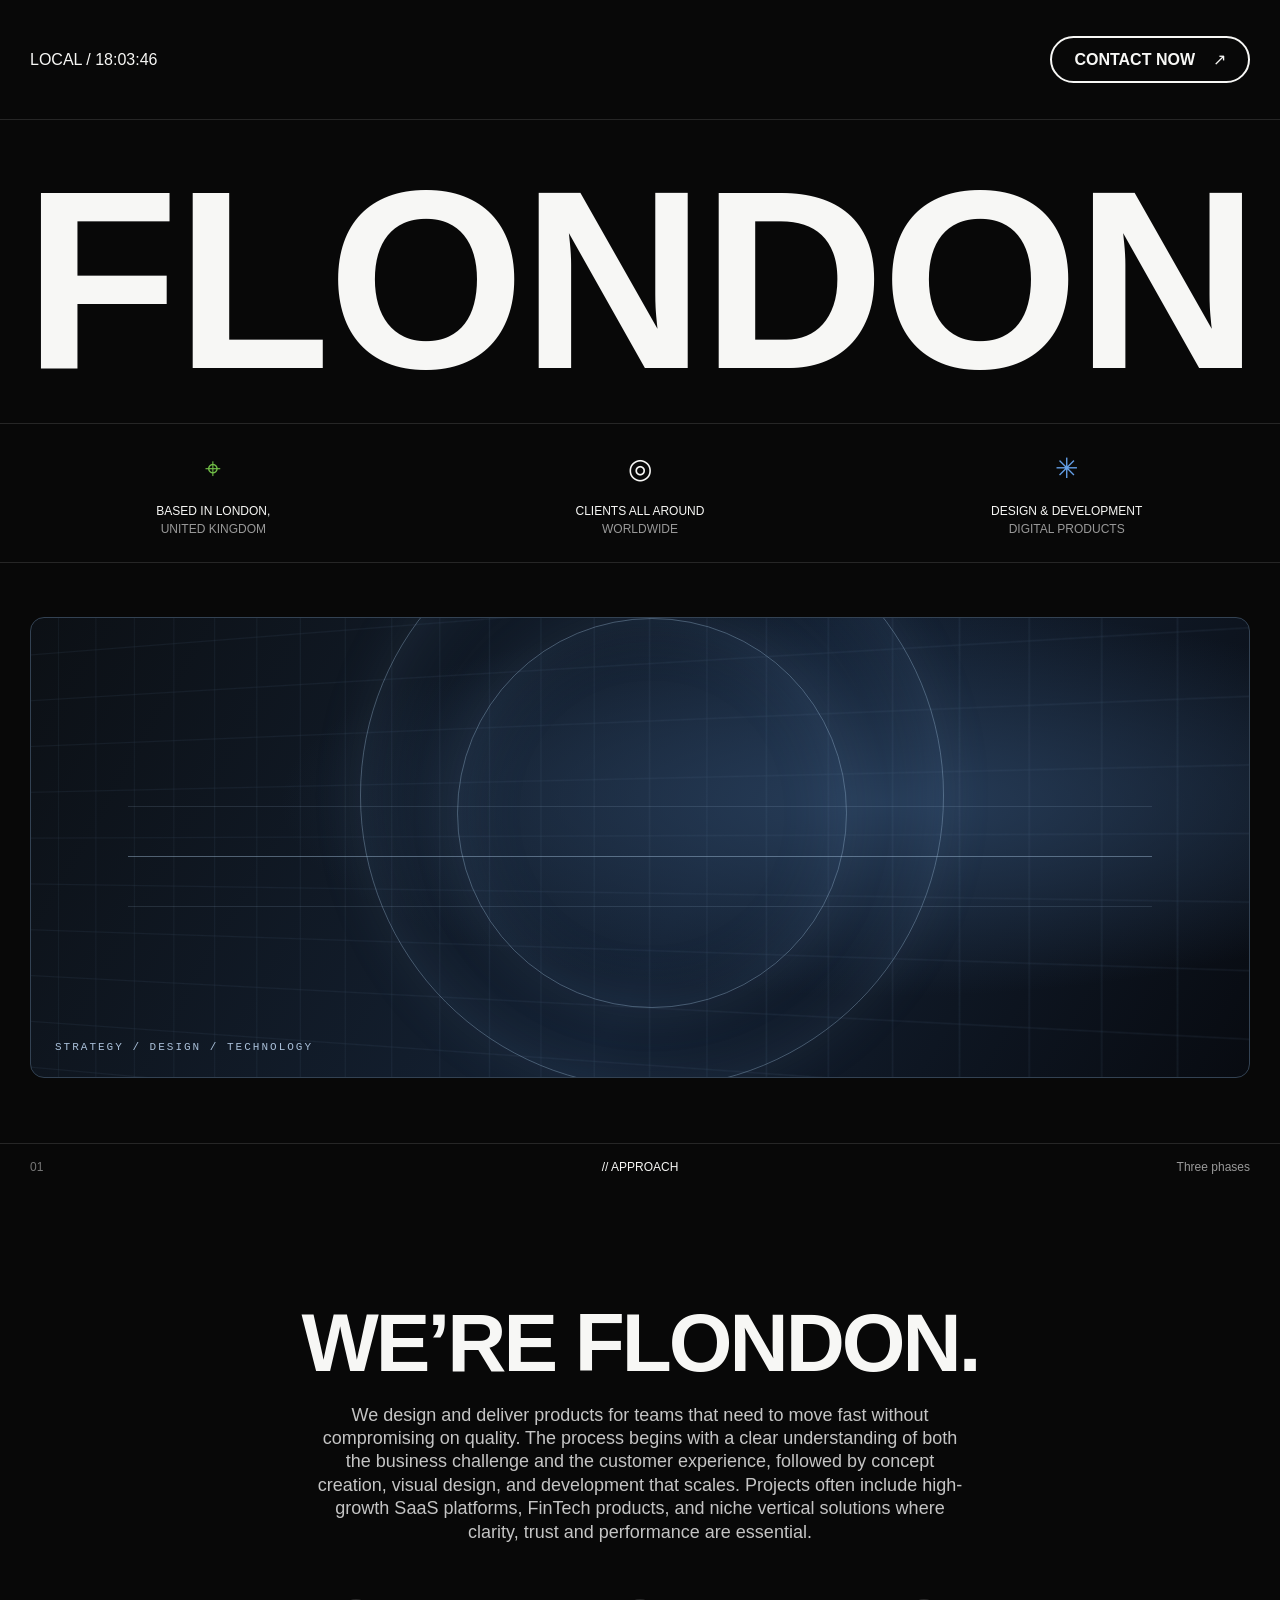
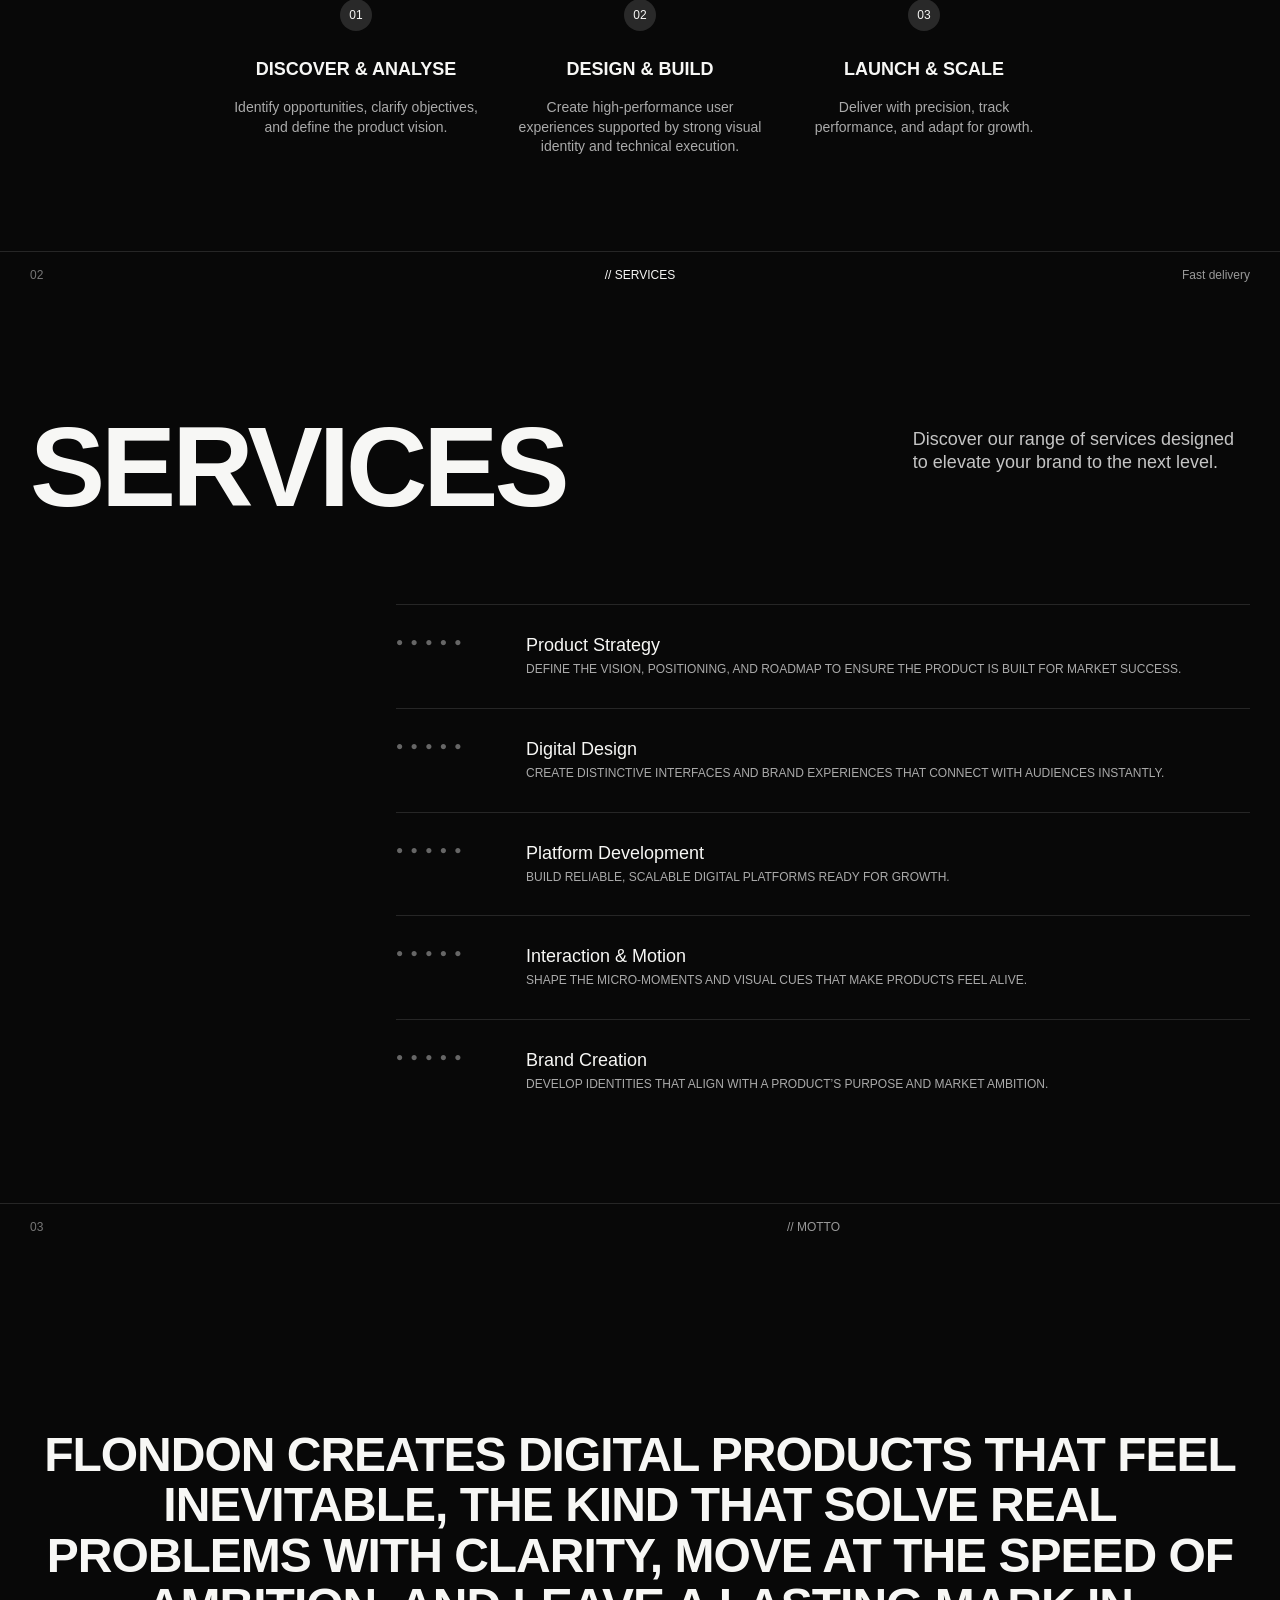
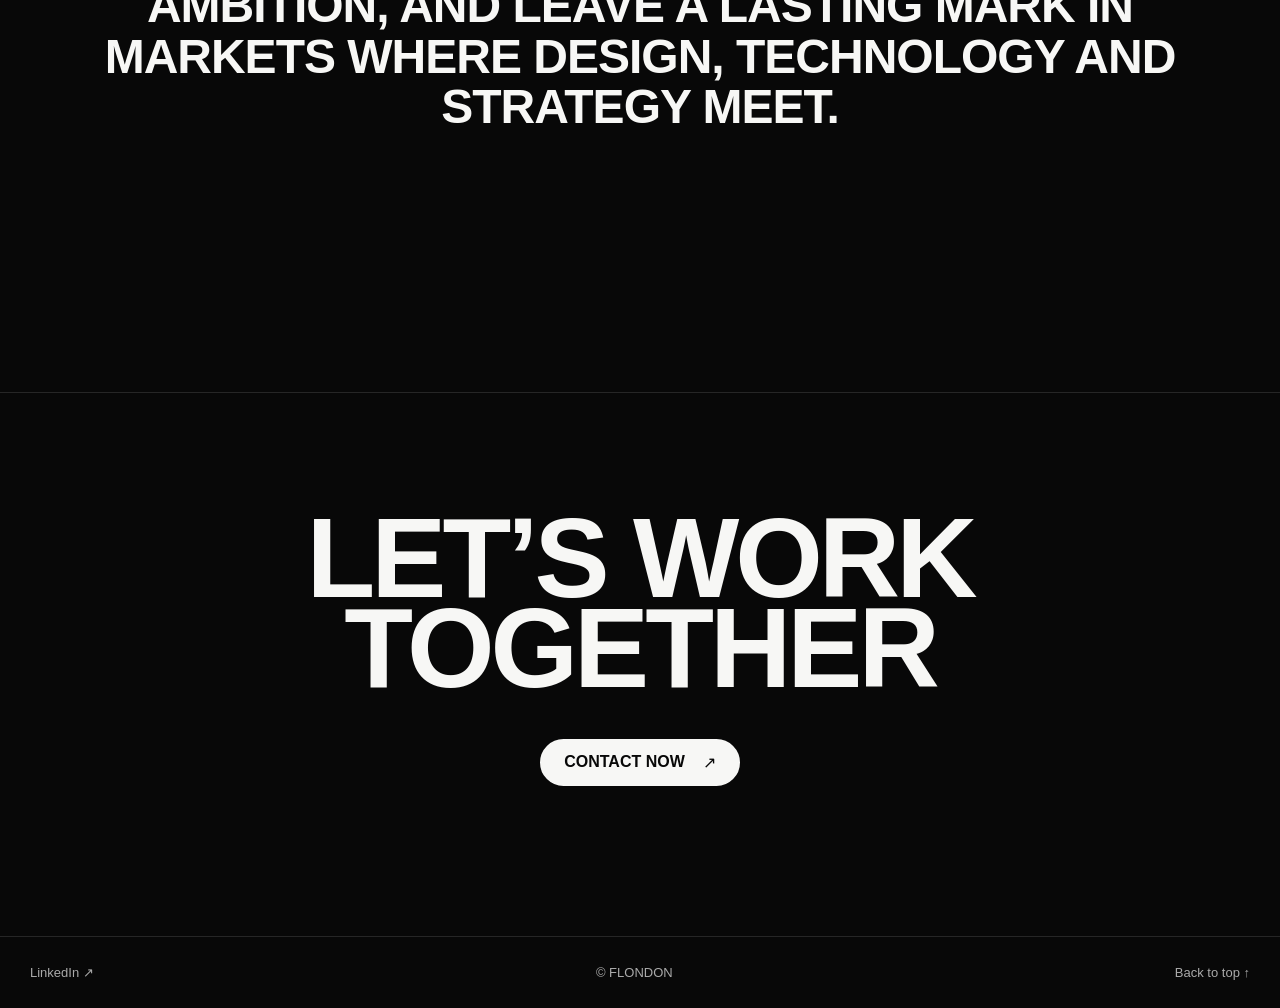
<file: index.html>
<!doctype html>
<html lang="en">
<head>
  <meta charset="utf-8">
  <meta name="viewport" content="width=device-width, initial-scale=1">
  <meta http-equiv="Content-Security-Policy" content="default-src 'self'; script-src 'self'; style-src 'self'; font-src 'self' https://preview.flondon.co.uk; img-src 'self'; connect-src 'none'; object-src 'none'; base-uri 'self'">
  <title>FLONDON — Digital products, design and development</title>
  <meta name="description" content="FLONDON designs and delivers digital products. Product strategy, digital design, platform development, interaction and motion, and brand creation.">
  <meta name="robots" content="index,follow">
  <link rel="canonical" href="https://flondon.co.uk/">
  <link rel="stylesheet" href="./site.css">
  <link rel="icon" href="./favicon.svg" type="image/svg+xml">
</head>
<body id="nav">
  <a class="skip" href="#approach">Skip to content</a>
  <header class="masthead"><span>LOCAL / <time id="local-time">LONDON</time></span><a class="pill" href="mailto:w@flondon.co.uk">CONTACT NOW <span aria-hidden="true">↗</span></a></header>
  <main>
    <section class="hero" aria-labelledby="brand">
      <h1 id="brand">FLONDON</h1>
      <div class="facts"><p><span class="symbol green" aria-hidden="true">⌖</span>BASED IN LONDON,<br><span class="muted">UNITED KINGDOM</span></p><p><span class="symbol" aria-hidden="true">◎</span>CLIENTS ALL AROUND<br><span class="muted">WORLDWIDE</span></p><p><span class="symbol blue" aria-hidden="true">✳</span>DESIGN &amp; DEVELOPMENT<br><span class="muted">DIGITAL PRODUCTS</span></p></div>
      <div class="product-art" aria-hidden="true"><div class="art-grid"></div><div class="art-ring ring-one"></div><div class="art-ring ring-two"></div><div class="art-line"></div><span class="art-caption">STRATEGY / DESIGN / TECHNOLOGY</span></div>
    </section>
    <section class="section" id="approach" aria-labelledby="approach-title">
      <div class="section-label"><span>01</span><span>// APPROACH</span><span>Three phases</span></div>
      <div class="section-body"><h2 id="approach-title">WE’RE FLONDON.</h2><p class="intro">We design and deliver products for teams that need to move fast without compromising on quality. The process begins with a clear understanding of both the business challenge and the customer experience, followed by concept creation, visual design, and development that scales. Projects often include high-growth SaaS platforms, FinTech products, and niche vertical solutions where clarity, trust and performance are essential.</p>
        <ol class="phases"><li><span>01</span><h3>DISCOVER &amp; ANALYSE</h3><p>Identify opportunities, clarify objectives, and define the product vision.</p></li><li><span>02</span><h3>DESIGN &amp; BUILD</h3><p>Create high-performance user experiences supported by strong visual identity and technical execution.</p></li><li><span>03</span><h3>LAUNCH &amp; SCALE</h3><p>Deliver with precision, track performance, and adapt for growth.</p></li></ol>
      </div>
    </section>
    <section class="section" id="services" aria-labelledby="services-title">
      <div class="section-label"><span>02</span><span>// SERVICES</span><span>Fast delivery</span></div>
      <div class="section-body"><h2 id="services-title">Services</h2><p class="intro">Discover our range of services designed to elevate your brand to the next level.</p><dl class="services"><div><dt>Product Strategy</dt><dd>Define the vision, positioning, and roadmap to ensure the product is built for market success.</dd></div><div><dt>Digital Design</dt><dd>Create distinctive interfaces and brand experiences that connect with audiences instantly.</dd></div><div><dt>Platform Development</dt><dd>Build reliable, scalable digital platforms ready for growth.</dd></div><div><dt>Interaction &amp; Motion</dt><dd>Shape the micro-moments and visual cues that make products feel alive.</dd></div><div><dt>Brand Creation</dt><dd>Develop identities that align with a product’s purpose and market ambition.</dd></div></dl></div>
    </section>
    <section class="section motto" aria-labelledby="motto-title"><div class="section-label"><span>03</span><span id="motto-title">// MOTTO</span></div><p>FLONDON creates digital products that feel inevitable, the kind that solve real problems with clarity, move at the speed of ambition, and leave a lasting mark in markets where design, technology and strategy meet.</p></section>
    <section class="contact" aria-labelledby="contact-title"><h2 id="contact-title">LET’S WORK<br>TOGETHER</h2><a class="pill" href="mailto:w@flondon.co.uk">CONTACT NOW <span aria-hidden="true">↗</span></a></section>
  </main>
  <footer><a href="https://www.linkedin.com/company/flondon/">LinkedIn ↗</a><span>© FLONDON</span><a href="#nav">Back to top ↑</a></footer>
  <script src="./site.js" defer></script>
</body>
</html>
</file>
<file: site.css>
@font-face{font-family:'Clash Display';src:url('https://preview.flondon.co.uk/fonts/ClashDisplay-Variable.woff2') format('woff2');font-weight:200 700;font-style:normal;font-display:swap}@font-face{font-family:'Inter';src:url('https://preview.flondon.co.uk/fonts/Inter-Regular.woff2') format('woff2');font-weight:400;font-style:normal;font-display:swap}
:root{color-scheme:dark;--bg:#080808;--fg:#f7f7f5;--muted:#999;--line:#262626}*{box-sizing:border-box}html{scroll-behavior:smooth}body{margin:0;background:var(--bg);color:var(--fg);font-family:'Inter',sans-serif}a{color:inherit;text-decoration:none}a:hover{text-decoration:underline}a:focus-visible{outline:2px solid #84b7ff;outline-offset:6px}.skip{position:absolute;left:20px;top:-100px;padding:15px;background:#fff;color:#000;z-index:3}.skip:focus{top:15px}.masthead,main,footer{max-width:1440px;margin:auto}.masthead{display:flex;justify-content:space-between;align-items:center;padding:36px 30px;border-bottom:1px solid var(--line);font-size:16px}.pill{display:inline-flex;align-items:center;gap:18px;border:2px solid var(--fg);border-radius:50px;padding:12px 22px;font-size:16px;font-weight:700}.hero h1{font-size:clamp(58px,17.2vw,250px);line-height:1.04;letter-spacing:-.065em;margin:28px 16px 32px;font-weight:800;text-align:center}.facts{display:grid;grid-template-columns:repeat(3,1fr);border-block:1px solid var(--line)}.facts p{text-align:center;font-size:12px;line-height:1.5;margin:24px 10px}.symbol{display:block;font-size:28px;margin-bottom:12px}.green{color:#71be47}.blue{color:#649fe7}.muted{color:var(--muted)}.product-art{height:clamp(220px,36vw,490px);margin:54px 30px 65px;position:relative;border:1px solid #334253;border-radius:14px;overflow:hidden;background:radial-gradient(ellipse at 70% 40%,#273d59 0,transparent 50%),linear-gradient(120deg,#0c1015,#142133 55%,#080b11)}.art-grid{position:absolute;inset:0;background-image:linear-gradient(#5d7a991b 1px,transparent 1px),linear-gradient(90deg,#5d7a991b 1px,transparent 1px);background-size:44px 44px;transform:perspective(650px) rotateY(-12deg) scale(1.3)}.art-ring{position:absolute;border:1px solid #98bad766;border-radius:50%;width:48%;aspect-ratio:1;left:27%;top:-25%;box-shadow:0 0 55px #8baed516,inset 0 0 65px #719fd322}.ring-two{width:32%;left:35%;top:0}.art-line{position:absolute;left:8%;right:8%;top:52%;height:1px;background:#b4d1ee66;box-shadow:0 -50px 0 #b4d1ee22,0 50px 0 #b4d1ee22}.art-caption{position:absolute;bottom:24px;left:24px;font:11px monospace;letter-spacing:2px;color:#a9bfd8}.section{display:grid;grid-template-columns:1fr 3fr;gap:55px;padding:60px 30px;border-top:1px solid var(--line)}.section-label{display:flex;flex-direction:column;gap:10px;font-size:12px}.section-label span:first-child{color:#777}.section-label span:last-child{color:var(--muted)}h2{font-size:clamp(34px,4.2vw,64px);letter-spacing:-.04em;line-height:1.05;margin:0 0 28px}.intro{font-size:20px;line-height:1.6;color:#c4c4c4;max-width:850px}.phases{padding:0;list-style:none;display:grid;grid-template-columns:repeat(3,1fr);gap:32px;margin:55px 0 0}.phases li{border-top:1px solid #555;padding-top:18px}.phases li>span{font-size:12px;color:#999}.phases h3{font-size:16px;margin-top:28px}.phases p{font-size:15px;color:#aaa;line-height:1.6}.services{margin:40px 0 0}.services>div{display:grid;grid-template-columns:1fr 1.25fr;gap:35px;padding:30px 0;border-top:1px solid var(--line)}dt{font-size:25px;letter-spacing:-.02em}dd{margin:0;font-size:16px;line-height:1.6;color:#aaa}.motto>p{font-size:clamp(26px,3.1vw,46px);letter-spacing:-.025em;line-height:1.35;margin:0}.contact{border-top:1px solid var(--line);padding:70px 30px 90px}.contact h2{font-size:clamp(60px,10vw,150px);margin-bottom:35px}footer{display:flex;justify-content:space-between;padding:28px 30px;border-top:1px solid var(--line);font-size:13px;color:#aaa}@media(max-width:700px){.masthead{padding:20px 16px;font-size:12px}.pill{font-size:12px;padding:10px 14px;gap:10px}.hero h1{margin:28px 8px;font-size:17vw}.facts p{font-size:9px;margin:18px 5px}.symbol{font-size:24px}.product-art{margin:28px 16px 40px}.art-caption{font-size:8px;letter-spacing:1px;left:14px}.section{grid-template-columns:1fr;gap:28px;padding:38px 16px}.section-label{flex-direction:row;justify-content:space-between;font-size:10px}.intro{font-size:17px}.phases{grid-template-columns:1fr;gap:20px;margin-top:32px}.phases h3{margin-top:18px}.services>div{grid-template-columns:1fr;gap:12px;padding:24px 0}dt{font-size:23px}.contact{padding:45px 16px 55px}footer{padding:22px 16px;font-size:11px}}@media(prefers-reduced-motion:reduce){html{scroll-behavior:auto}}

.hero h1,h2,.phases h3,dt,.pill{font-family:'Clash Display',sans-serif;font-weight:600;font-synthesis:none}
/* Independently authored layout matched to the recovered 3 October design preview. */
.hero h1{font-size:clamp(58px,19.8vw,285px);line-height:.8;letter-spacing:-3px;margin:60px 10px 40px}
@media(max-width:700px){.hero h1{font-size:19vw;letter-spacing:-1px;margin:72px 10px 32px}.facts{grid-template-columns:1fr;padding:8px 0}.facts p{font-size:12px;margin:18px 10px}.symbol{font-size:24px;margin-bottom:10px}.product-art{margin-top:84px}h2{font-size:40px}.contact h2{font-size:40px;line-height:1}}
/* Recovered below-fold composition, implemented without template runtime. */
.section{display:block;padding:0 30px 80px}.section-label{display:grid;grid-template-columns:repeat(3,1fr);align-items:center;padding:16px 0;font-size:12px}.section-label span:nth-child(2){text-align:center}.section-label span:last-child{text-align:right}.section-body{padding-top:110px}#approach .section-body{text-align:center}#approach h2{font-size:clamp(40px,6.4vw,88px);letter-spacing:-3px;margin-bottom:18px}#approach .intro{max-width:650px;margin:0 auto;font-size:18px;line-height:1.3}.phases{max-width:820px;margin:55px auto 0;text-align:center}.phases li{border:0;padding:0}.phases li>span{display:inline-flex;align-items:center;justify-content:center;width:32px;height:32px;border-radius:50%;background:#292929;color:var(--fg)}.phases h3{font-size:18px}.phases p{font-size:14px;line-height:1.4}#services .section-body{display:grid;grid-template-columns:2.5fr 1fr;gap:40px}#services h2{font-size:clamp(60px,8.8vw,120px);text-transform:uppercase;letter-spacing:-4px}#services .intro{font-size:18px;line-height:1.3;margin:20px 0 0}.services{grid-column:1/-1;margin:10px 0 0 30%}.services>div{position:relative;display:block;padding:30px 0 30px 130px;min-height:100px}.services>div::before{content:'● ● ● ● ●';position:absolute;left:0;top:30px;color:#666;font-size:12px;letter-spacing:2px}dt{font-family:'Inter',sans-serif;font-weight:400;font-size:18px;letter-spacing:0}dd{font-size:12px;line-height:1.4;text-transform:uppercase;margin-top:5px}.motto>p{font-family:'Clash Display',sans-serif;font-weight:600;text-align:center;text-transform:uppercase;font-size:48px;line-height:1.05;letter-spacing:-1px;margin:180px auto;max-width:1300px}.contact{text-align:center;padding:120px 30px 150px}.contact h2{font-size:clamp(60px,8.8vw,120px);line-height:.8;letter-spacing:-4px;margin-bottom:45px}.contact .pill{background:var(--fg);color:var(--bg)}
@media(max-width:809px){.section{padding:0 20px 60px}.section-label{font-size:10px}.section-body{padding-top:60px}#approach h2{font-size:40px;line-height:1;letter-spacing:-1px}#approach .intro{font-size:16px;line-height:1.35}.phases{grid-template-columns:1fr;gap:30px;max-width:350px}.phases h3{margin-top:15px}#services .section-body{grid-template-columns:1fr;gap:15px}#services h2{font-size:40px;letter-spacing:-1px;margin-bottom:0}#services .intro{font-size:16px;margin-top:0}.services{margin:20px 0 0}.services>div{padding:24px 0 24px 58px}.services>div::before{top:28px;font-size:7px;letter-spacing:0}dt{font-size:17px}dd{font-size:11px}.motto>p{font-size:28px;line-height:1.1;margin:90px auto}.contact{padding:80px 20px 90px}.contact h2{font-size:40px;line-height:.9;letter-spacing:-1px}}
</file>
